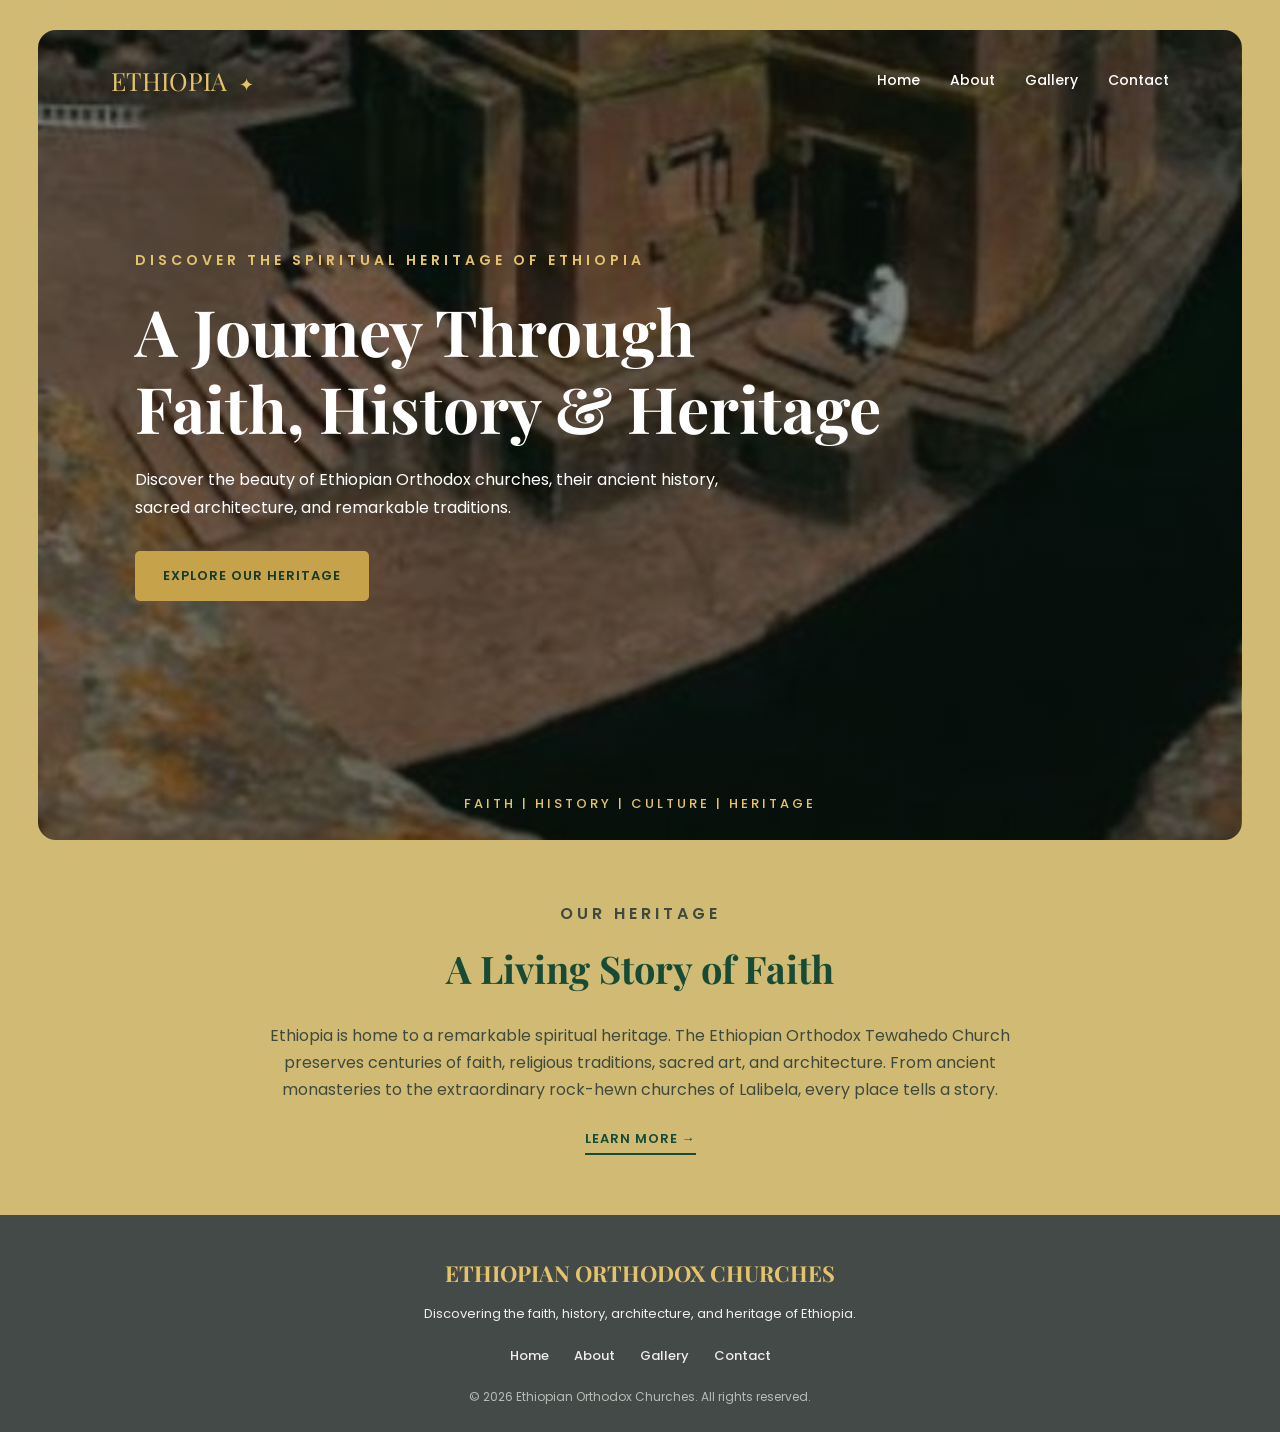
<file: index.html>
<!DOCTYPE html>
<html lang="en">

<head>
    <meta charset="UTF-8">
    <meta name="viewport" content="width=device-width, initial-scale=1.0">

    <title>Ethiopian Orthodox Churches | Sacred Heritage</title>

    <link rel="stylesheet" href="index.css">
</head>

<body>

    <!-- HERO BANNER -->
    <div class="hero-banner">

        <!-- HEADER AND NAVIGATION -->
        <header class="header">

            <div class="logo">ETHIOPIA <span>✦</span></div>

            <nav>
                <a href="index.html">Home</a>
                <a href="about.html">About</a>
                <a href="gallery.html">Gallery</a>
                <a href="contact.html">Contact</a>
            </nav>

        </header>

        <!-- HERO CONTENT -->
        <section class="hero-content">

            <p class="welcome-text">
                DISCOVER THE SPIRITUAL HERITAGE OF ETHIOPIA
            </p>

            <h1>
                A Journey Through
                <br>
                Faith, History &amp; Heritage
            </h1>

            <p class="hero-description">
                Discover the beauty of Ethiopian Orthodox churches,
                their ancient history, sacred architecture,
                and remarkable traditions.
            </p>

            <a href="about.html" class="learn-more">EXPLORE OUR HERITAGE</a>

        </section>

        <!-- BOTTOM TEXT -->
        <div class="hero-bottom">
            <p>FAITH | HISTORY | CULTURE | HERITAGE</p>
        </div>

    </div>


    <!-- INTRODUCTION SECTION -->
    <section class="introduction">

        <p class="section-label">OUR HERITAGE</p>

        <h2>A Living Story of Faith</h2>

        <p>
            Ethiopia is home to a remarkable spiritual heritage.
            The Ethiopian Orthodox Tewahedo Church preserves centuries
            of faith, religious traditions, sacred art, and architecture.
            From ancient monasteries to the extraordinary rock-hewn
            churches of Lalibela, every place tells a story.
        </p>

        <a href="about.html" class="text-link">LEARN MORE →</a>

    </section>


    <!-- FOOTER -->
    <footer>

        <h2>ETHIOPIAN ORTHODOX CHURCHES</h2>

        <p>
            Discovering the faith, history, architecture,
            and heritage of Ethiopia.
        </p>

        <div class="footer-links">
            <a href="index.html">Home</a>
            <a href="about.html">About</a>
            <a href="gallery.html">Gallery</a>
            <a href="contact.html">Contact</a>
        </div>

        <p class="copyright">
            &copy; 2026 Ethiopian Orthodox Churches.
            All rights reserved.
        </p>

    </footer>

</body>
</html>
</file>
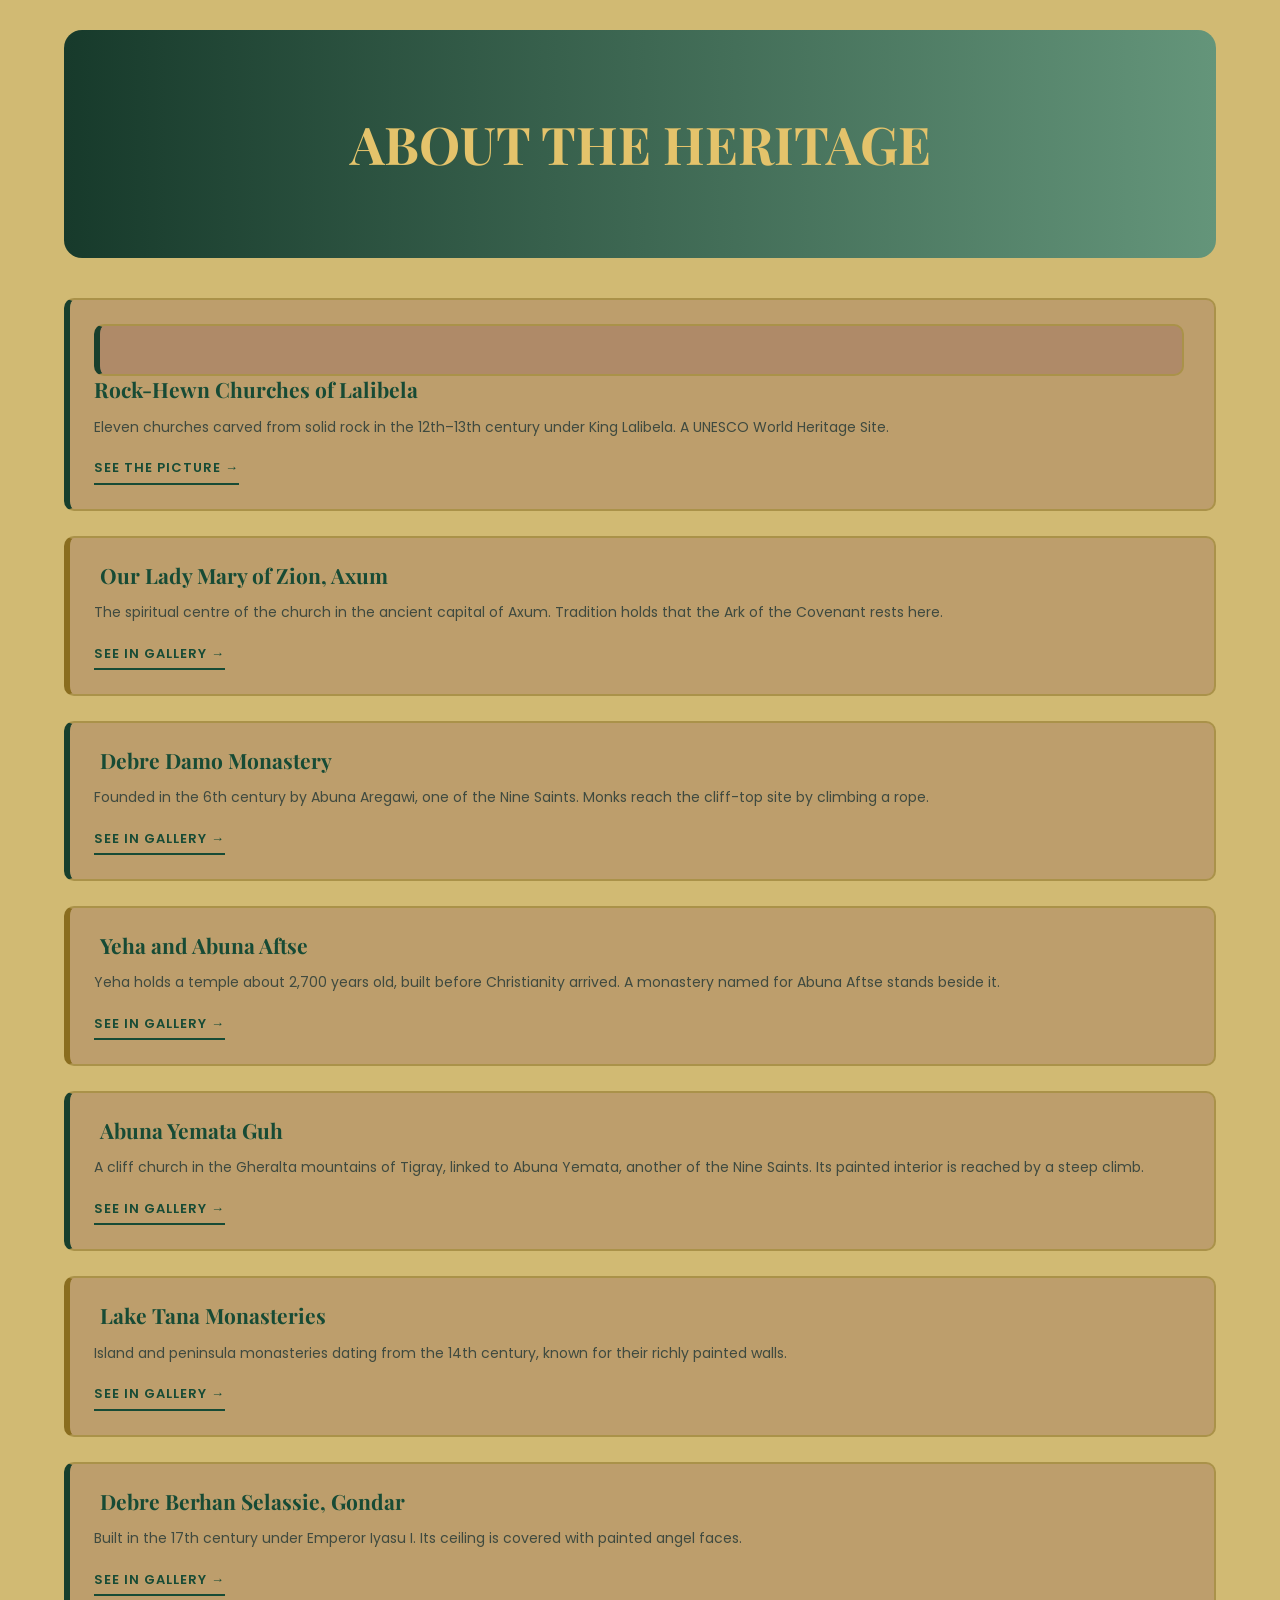
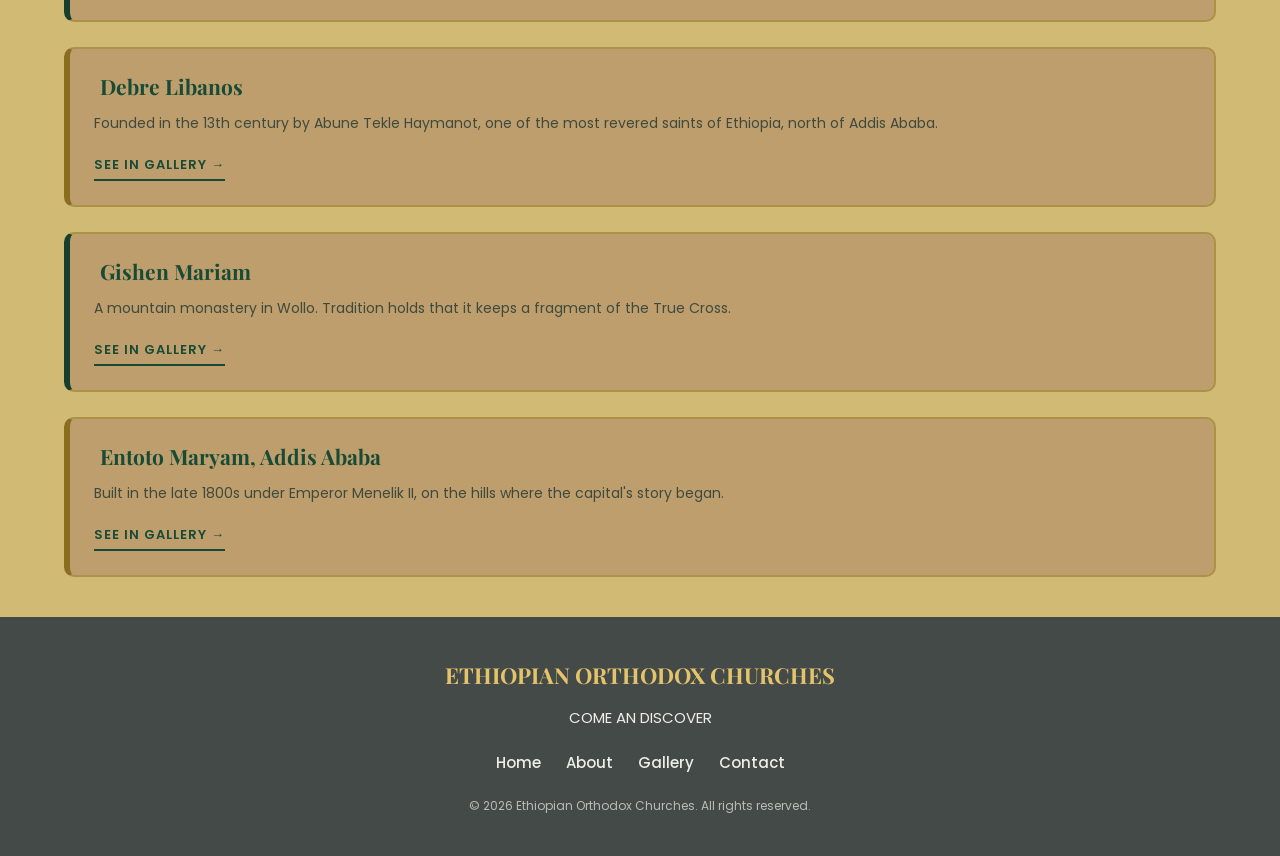
<file: about.html>
<!DOCTYPE html>
<html labg="en">

<head>
    <meta charset="UTF-8">
    <meta name="viewport" content="width=device-width, initial-scale=1.0">
    <title>About | Ethiopian Orthodox Churches | Sacred Heritage</title>
    <link rel="stylesheet" href="about.css">
</head>
<body>
    <h1 class="welcome-text">ABOUT THE HERITAGE</h1>
     <main class="heritage-list">

        <article class="heritage">
            <h2><i class="heritage"></i> Rock-Hewn Churches of Lalibela</h2>
            <p>Eleven churches carved from solid rock in the 12th–13th century under King Lalibela. A UNESCO World Heritage Site.</p>
            <a href="gallery.html#lalibela" class="lal-pic">SEE THE PICTURE</PICTURE></a>
        </article>

        <article class="heritage">
            <h2><i class="fa-solid fa-church"></i> Our Lady Mary of Zion, Axum</h2>
            <p>The spiritual centre of the church in the ancient capital of Axum. Tradition holds that the Ark of the Covenant rests here.</p>
            <a href="gallery.html#axum" class="text-link">SEE IN GALLERY</a>
        </article>

        <article class="heritage">
            <h2><i class="fa-solid fa-church"></i> Debre Damo Monastery</h2>
            <p>Founded in the 6th century by Abuna Aregawi, one of the Nine Saints. Monks reach the cliff-top site by climbing a rope.</p>
            <a href="gallery.html#debre-damo" class="text-link">SEE IN GALLERY</a>
        </article>

        <article class="heritage">
            <h2><i class="fa-solid fa-church"></i> Yeha and Abuna Aftse</h2>
            <p>Yeha holds a temple about 2,700 years old, built before Christianity arrived. A monastery named for Abuna Aftse stands beside it.</p>
            <a href="gallery.html#yeha" class="text-link">SEE IN GALLERY</a>
        </article>

        <article class="heritage">
            <h2><i class="fa-solid fa-church"></i> Abuna Yemata Guh</h2>
            <p>A cliff church in the Gheralta mountains of Tigray, linked to Abuna Yemata, another of the Nine Saints. Its painted interior is reached by a steep climb.</p>
            <a href="gallery.html#yemata-guh" class="text-link">SEE IN GALLERY</a>
        </article>

        <article class="heritage">
            <h2><i class="fa-solid fa-church"></i> Lake Tana Monasteries</h2>
            <p>Island and peninsula monasteries dating from the 14th century, known for their richly painted walls.</p>
            <a href="gallery.html#lake-tana" class="text-link">SEE IN GALLERY</a>
        </article>

        <article class="heritage">
            <h2><i class="fa-solid fa-church"></i> Debre Berhan Selassie, Gondar</h2>
            <p>Built in the 17th century under Emperor Iyasu I. Its ceiling is covered with painted angel faces.</p>
            <a href="gallery.html#debre-berhan" class="text-link">SEE IN GALLERY</a>
        </article>

        <article class="heritage">
            <h2><i class="fa-solid fa-church"></i> Debre Libanos</h2>
            <p>Founded in the 13th century by Abune Tekle Haymanot, one of the most revered saints of Ethiopia, north of Addis Ababa.</p>
            <a href="gallery.html#debre-libanos" class="text-link">SEE IN GALLERY</a>
        </article>

        <article class="heritage">
            <h2><i class="fa-solid fa-church"></i> Gishen Mariam</h2>
            <p>A mountain monastery in Wollo. Tradition holds that it keeps a fragment of the True Cross.</p>
            <a href="gallery.html#gishen-mariam" class="text-link">SEE IN GALLERY</a>
        </article>

        <article class="heritage">
            <h2><i class="fa-solid fa-church"></i> Entoto Maryam, Addis Ababa</h2>
            <p>Built in the late 1800s under Emperor Menelik II, on the hills where the capital's story began.</p>
            <a href="gallery.html#entoto-maryam" class="text-link">SEE IN GALLERY</a>
        </article>

    </main>

    <footer>
        <h2>ETHIOPIAN ORTHODOX CHURCHES</h2>
        <p>COME AN DISCOVER</p>
        <div class="footer-links">
            <a href="index.html">Home</a>
            <a href="about.html">About</a>
            <a href="gallery.html">Gallery</a>
            <a href="contact.html">Contact</a>
        </div>
        <p class="copyright">&copy; 2026 Ethiopian Orthodox Churches. All rights reserved.</p>
    </footer>

</body>
</html>
</body>
</html>
</file>
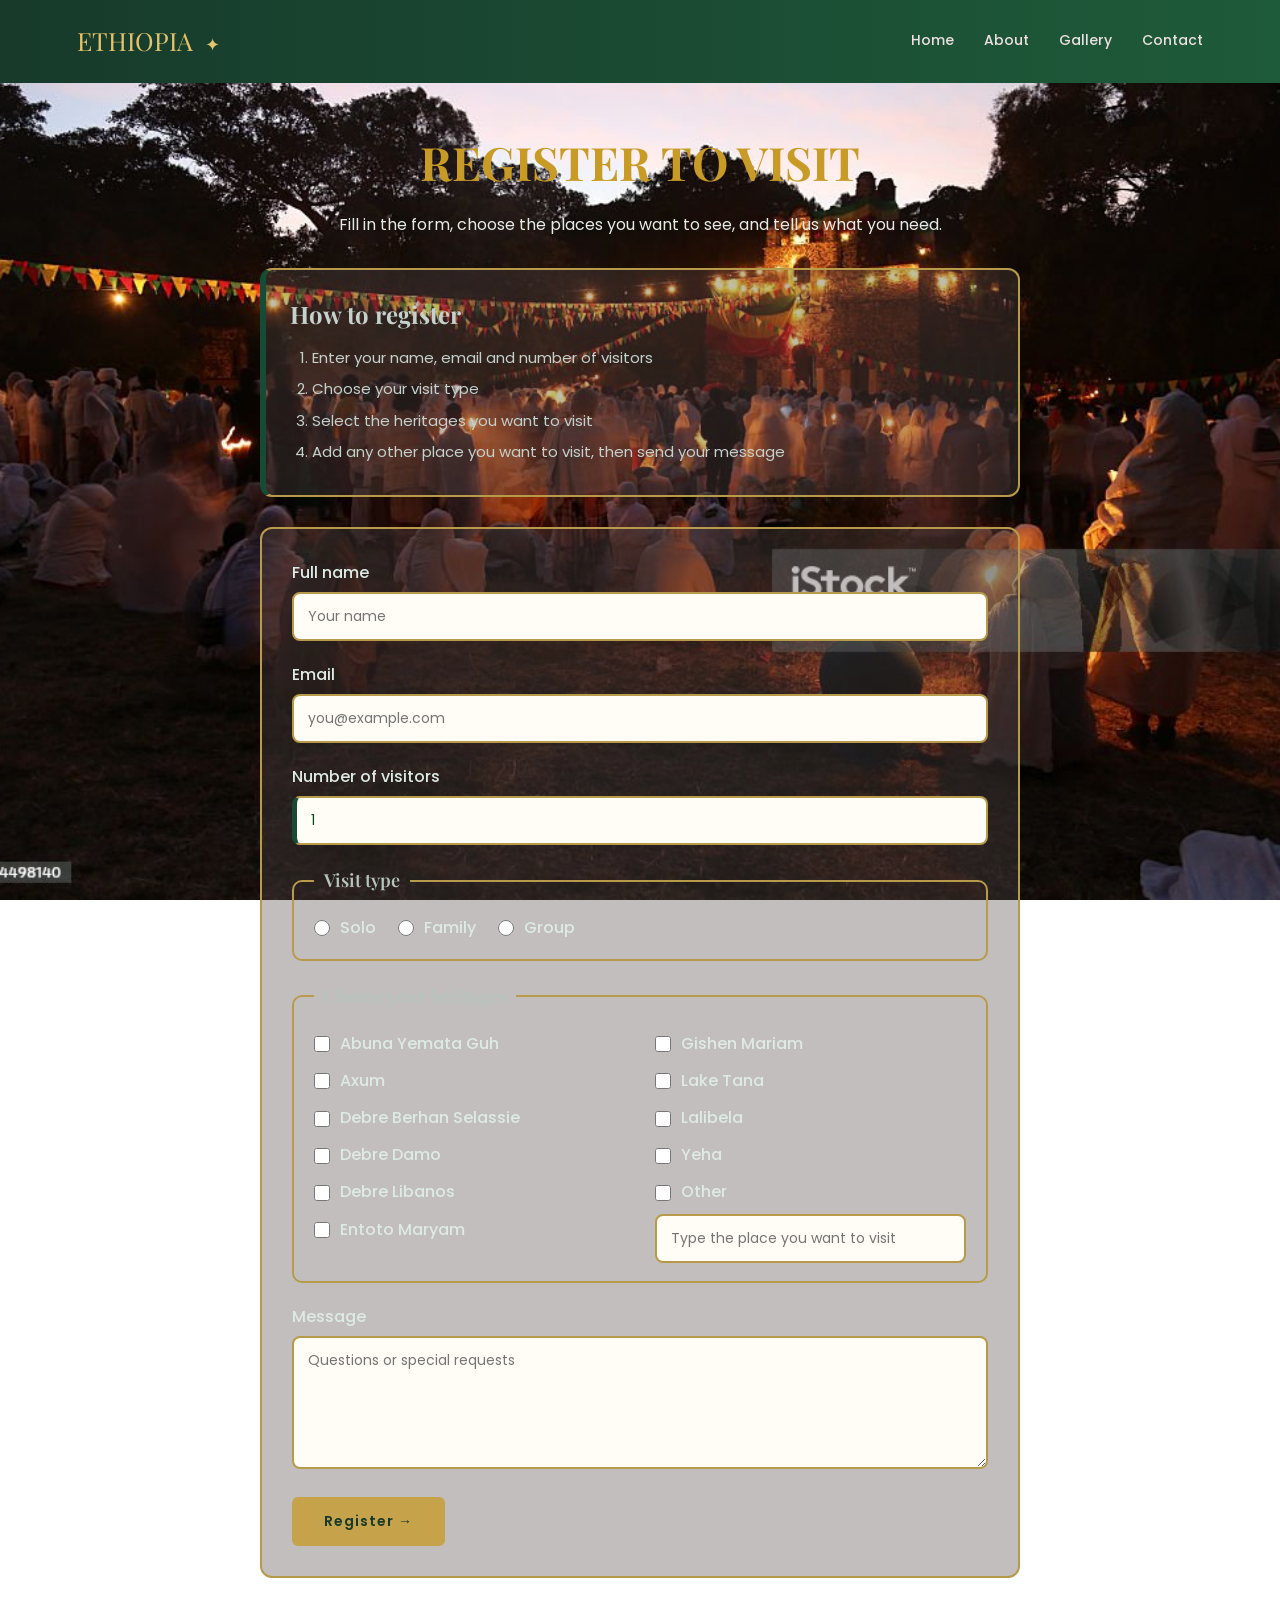
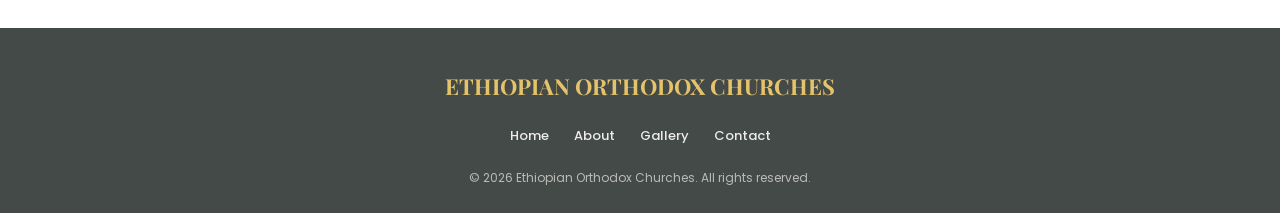
<file: contact.html>
<!DOCTYPE html>
<html lang="en">

<head>
    <meta charset="UTF-8">
    <meta name="viewport" content="width=device-width, initial-scale=1.0">
    <title>Contact | Ethiopian Orthodox Churches | Sacred Heritage</title>
    <link rel="stylesheet" href="contact.css">
</head>

<body>

    <header class="header">
        <div class="logo">ETHIOPIA <span>✦</span></div>
        <nav>
            <a href="index.html">Home</a>
            <a href="about.html">About</a>
            <a href="gallery.html">Gallery</a>
            <a href="contact.html">Contact</a>
        </nav>
    </header>

    <main class="contact-page">

        <section class="intro">
            <h1 class="welcome-text">REGISTER TO VISIT</h1>
            <p>Fill in the form, choose the places you want to see, and tell us what you need.</p>
        </section>

        <!-- How to register -->
        <section class="how-to">
            <h2> How to register</h2>
            <ol>
                <li>Enter your name, email and number of visitors</li>
                <li>Choose your visit type</li>
                <li>Select the heritages you want to visit</li>
                <li>Add any other place you want to visit, then send your message</li>
            </ol>
        </section>

        <form class="register-form" action="#" method="post">

            <div class="field">
                <label for="fullname">Full name</label>
                <input type="text" id="fullname" name="fullname" placeholder="Your name" required>
            </div>

            <div class="field">
                <label for="email">Email</label>
                <input type="email" id="email" name="email" placeholder="you@example.com" required>
            </div>

            <div class="field">
                <label for="visitors">Number of visitors</label>
                <input type="number" id="visitors" name="visitors" min="1" max="50" value="1" required>
            </div>

            <fieldset>
                <legend>Visit type</legend>
                <input type="radio" id="solo" name="visit-type" value="solo" required>
                <label for="solo">Solo</label>
                <input type="radio" id="family" name="visit-type" value="family">
                <label for="family">Family</label>
                <input type="radio" id="group" name="visit-type" value="group">
                <label for="group">Group</label>
            </fieldset>

            <fieldset>
                <legend>Choose your heritages</legend>
                <div class="heritage-options">
                    <div class="option">
                        <input type="checkbox" id="yemata-guh" name="heritage" value="yemata-guh">
                        <label for="yemata-guh">Abuna Yemata Guh</label>
                    </div>
                    <div class="option">
                        <input type="checkbox" id="axum" name="heritage" value="axum">
                        <label for="axum">Axum</label>
                    </div>
                    <div class="option">
                        <input type="checkbox" id="debre-berhan" name="heritage" value="debre-berhan">
                        <label for="debre-berhan">Debre Berhan Selassie</label>
                    </div>
                    <div class="option">
                        <input type="checkbox" id="debre-damo" name="heritage" value="debre-damo">
                        <label for="debre-damo">Debre Damo</label>
                    </div>
                    <div class="option">
                        <input type="checkbox" id="debre-libanos" name="heritage" value="debre-libanos">
                        <label for="debre-libanos">Debre Libanos</label>
                    </div>
                    <div class="option">
                        <input type="checkbox" id="entoto-maryam" name="heritage" value="entoto-maryam">
                        <label for="entoto-maryam">Entoto Maryam</label>
                    </div>
                    <div class="option">
                        <input type="checkbox" id="gishen-mariam" name="heritage" value="gishen-mariam">
                        <label for="gishen-mariam">Gishen Mariam</label>
                    </div>
                    <div class="option">
                        <input type="checkbox" id="lake-tana" name="heritage" value="lake-tana">
                        <label for="lake-tana">Lake Tana</label>
                    </div>
                    <div class="option">
                        <input type="checkbox" id="lalibela" name="heritage" value="lalibela">
                        <label for="lalibela">Lalibela</label>
                    </div>
                    <div class="option">
                        <input type="checkbox" id="yeha" name="heritage" value="yeha">
                        <label for="yeha">Yeha</label>
                    </div>
                    <div class="option">
                        <input type="checkbox" id="other" name="heritage" value="other">
                        <label for="other">Other</label>
                        <input type="text" id="other-place" name="other-place" placeholder="Type the place you want to visit">
                    </div>
                </div>
            </fieldset>

            <div class="field">
                <label for="message">Message</label>
                <textarea id="message" name="message" rows="5" placeholder="Questions or special requests"></textarea>
            </div>

            <button type="submit">Register</button>

        </form>

    </main>

    <footer>
        <h2>ETHIOPIAN ORTHODOX CHURCHES</h2>
        <div class="footer-links">
            <a href="index.html">Home</a>
            <a href="about.html">About</a>
            <a href="gallery.html">Gallery</a>
            <a href="contact.html">Contact</a>
        </div>
        <p class="copyright">&copy; 2026 Ethiopian Orthodox Churches. All rights reserved.</p>
    </footer>

</body>
</html>
</file>
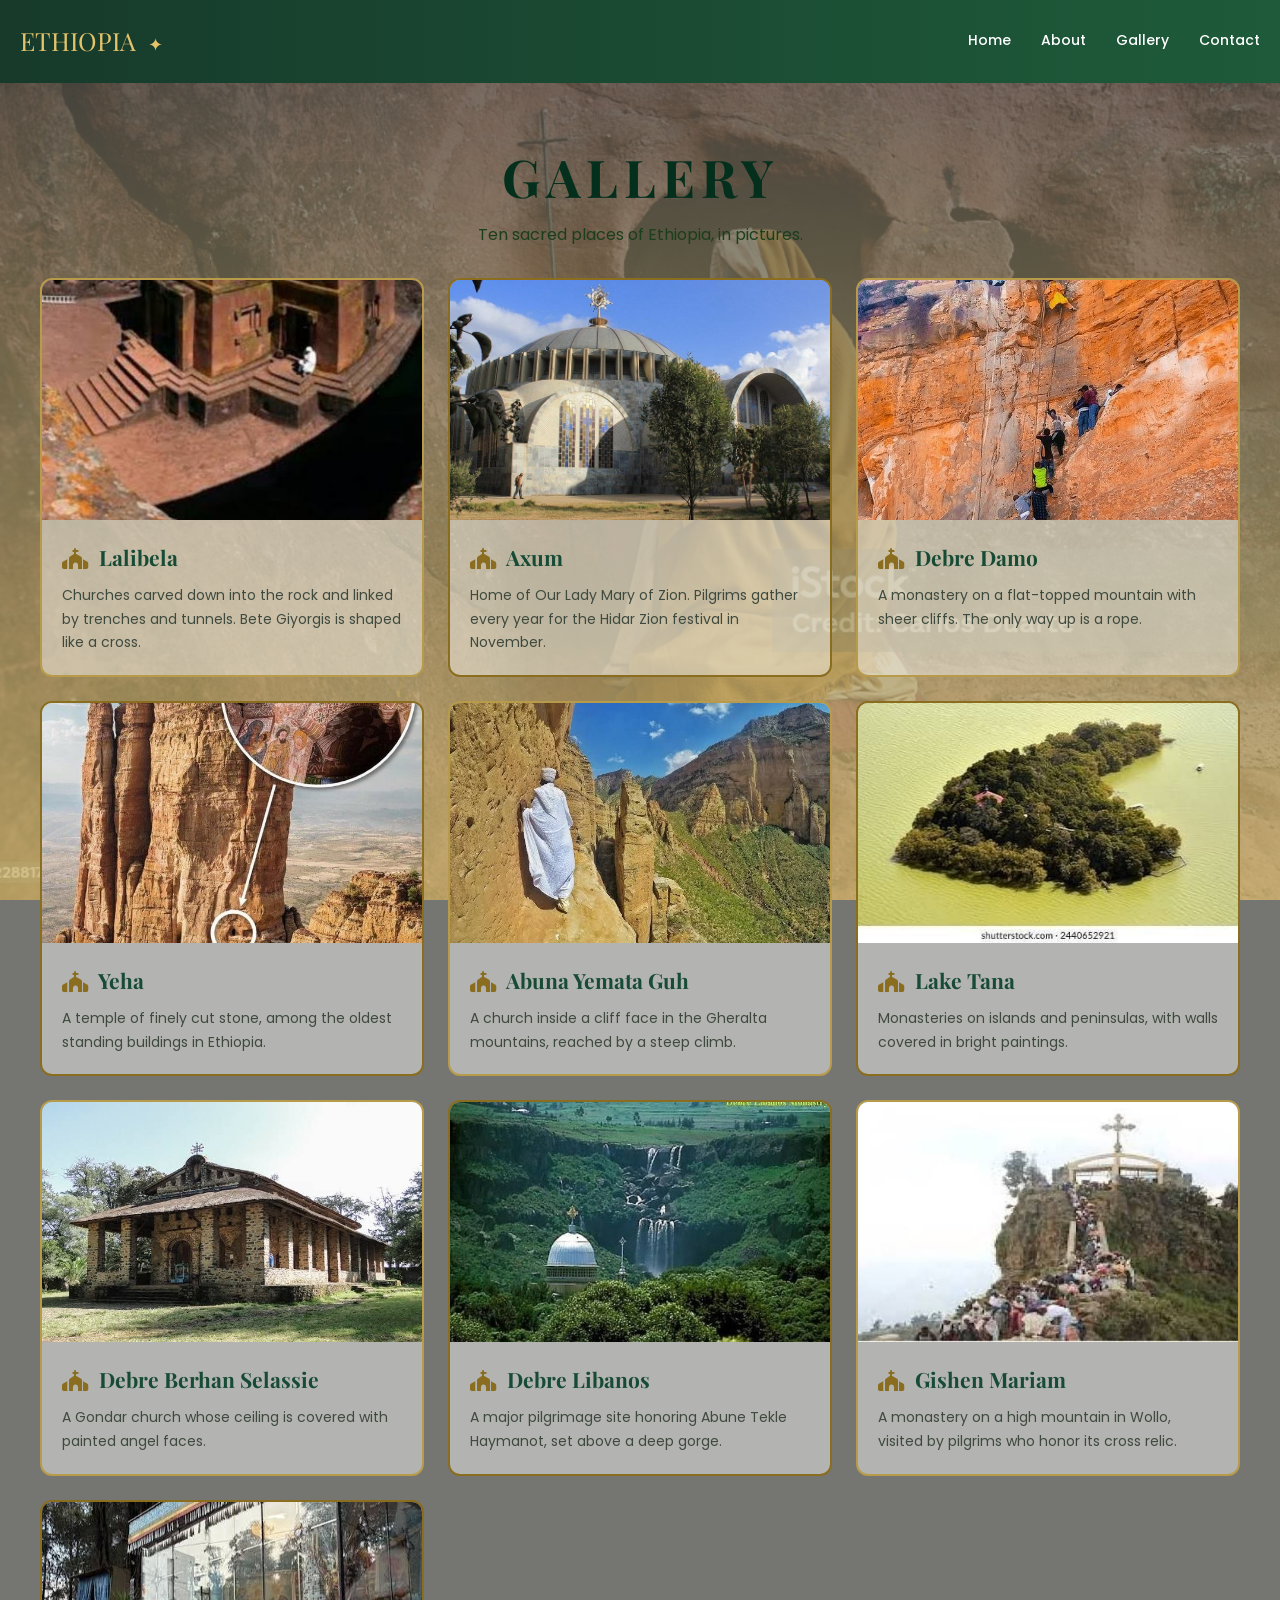
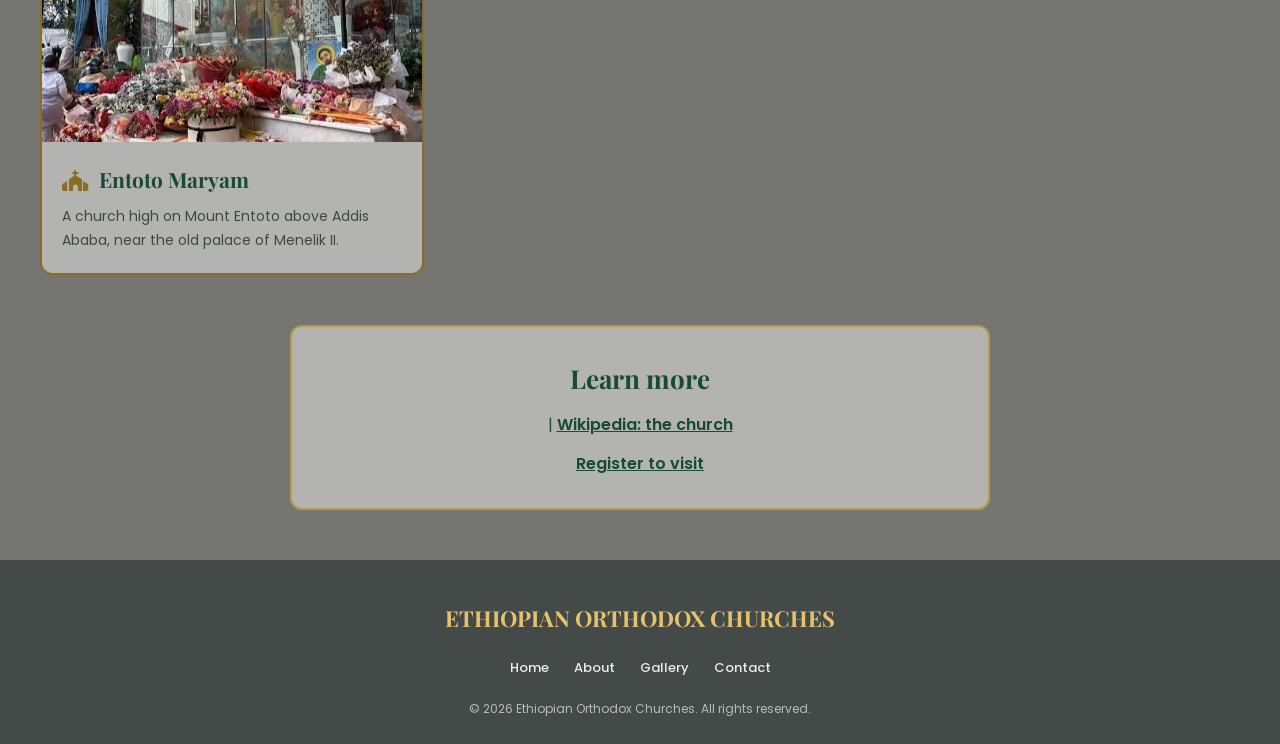
<file: gallery.html>
<!DOCTYPE html>
<html lang="en">

<head>
    <meta charset="UTF-8">
    <meta name="viewport" content="width=device-width, initial-scale=1.0">
    <title>Gallery | Ethiopian Orthodox Churches | Sacred Heritage</title>
    <link rel="stylesheet" href="https://cdnjs.cloudflare.com/ajax/libs/font-awesome/6.5.1/css/all.min.css">
    <link rel="stylesheet" href="gallery.css">
</head>

<body>

    <header class="header">
        <div class="logo">ETHIOPIA <span>✦</span></div>
        <nav>
            <a href="index.html">Home</a>
            <a href="about.html">About</a>
            <a href="gallery.html">Gallery</a>
            <a href="contact.html">Contact</a>
        </nav>
    </header>

    <main>

        <section class="intro">
            <h1 class="welcome-text">GALLERY</h1>
            <p>Ten sacred places of Ethiopia, in pictures.</p>
        </section>

        <section class="gallery">

            <figure id="lalibela">
                <img src="image/lalibela.jpg" alt="Rock-hewn church of Lalibela">
                <figcaption>
                    <h2><i class="fa-solid fa-church"></i> Lalibela</h2>
                    <p>Churches carved down into the rock and linked by trenches and tunnels. Bete Giyorgis is shaped like a cross.</p>
                </figcaption>
            </figure>

            <figure id="axum">
                <img src="image/zion.jpg" alt="Our Lady Mary of Zion church in Axum">
                <figcaption>
                    <h2><i class="fa-solid fa-church"></i> Axum</h2>
                    <p>Home of Our Lady Mary of Zion. Pilgrims gather every year for the Hidar Zion festival in November.</p>
                </figcaption>
            </figure>

            <figure id="debre-damo">
                <img src="image/debre damo.jpg" alt="Debre Damo monastery on its cliff">
                <figcaption>
                    <h2><i class="fa-solid fa-church"></i> Debre Damo</h2>
                    <p>A monastery on a flat-topped mountain with sheer cliffs. The only way up is a rope.</p>
                </figcaption>
            </figure>

            <figure id="yeha">
                <img src="image/yeha.jpg" alt="The ancient temple of Yeha">
                <figcaption>
                    <h2><i class="fa-solid fa-church"></i> Yeha</h2>
                    <p>A temple of finely cut stone, among the oldest standing buildings in Ethiopia.</p>
                </figcaption>
            </figure>

            <figure id="yemata-guh">
                <img src="image/abune yemata.jpg" alt="Abuna Yemata Guh cliff church">
                <figcaption>
                    <h2><i class="fa-solid fa-church"></i> Abuna Yemata Guh</h2>
                    <p>A church inside a cliff face in the Gheralta mountains, reached by a steep climb.</p>
                </figcaption>
            </figure>

            <figure id="lake-tana">
                <img src="image/lake_tana.jpg" alt="Monastery on Lake Tana">
                <figcaption>
                    <h2><i class="fa-solid fa-church"></i> Lake Tana</h2>
                    <p>Monasteries on islands and peninsulas, with walls covered in bright paintings.</p>
                </figcaption>
            </figure>

            <figure id="debre-berhan">
                <img src="image/debrebirhan.jpg" alt="Painted ceiling of Debre Berhan Selassie">
                <figcaption>
                    <h2><i class="fa-solid fa-church"></i> Debre Berhan Selassie</h2>
                    <p>A Gondar church whose ceiling is covered with painted angel faces.</p>
                </figcaption>
            </figure>

            <figure id="debre-libanos">
                <img src="image/libanos.jpg" alt="Debre Libanos monastery">
                <figcaption>
                    <h2><i class="fa-solid fa-church"></i> Debre Libanos</h2>
                    <p>A major pilgrimage site honoring Abune Tekle Haymanot, set above a deep gorge.</p>
                </figcaption>
            </figure>

            <figure id="gishen-mariam">
                <img src="image/gishen.jpg" alt="Gishen Mariam monastery">
                <figcaption>
                    <h2><i class="fa-solid fa-church"></i> Gishen Mariam</h2>
                    <p>A monastery on a high mountain in Wollo, visited by pilgrims who honor its cross relic.</p>
                </figcaption>
            </figure>

            <figure id="entoto-maryam">
                <img src="image/entoto.jpg" alt="Entoto Maryam church">
                <figcaption>
                    <h2><i class="fa-solid fa-church"></i> Entoto Maryam</h2>
                    <p>A church high on Mount Entoto above Addis Ababa, near the old palace of Menelik II.</p>
                </figcaption>
            </figure>

        </section>

        <section class="more">
            <h2>Learn more</h2>
            <p>
            
                |
                <a href="https://en.wikipedia.org/wiki/Ethiopian_Orthodox_Tewahedo_Church" target="_blank" title="Ethiopian Orthodox Tewahedo Church on Wikipedia">Wikipedia: the church</a>
            </p>
            <a href="contact.html">Register to visit</a>
        </section>

    </main>

    <footer>
        <h2>ETHIOPIAN ORTHODOX CHURCHES</h2>
        <div class="footer-links">
            <a href="index.html">Home</a>
            <a href="about.html">About</a>
            <a href="gallery.html">Gallery</a>
            <a href="contact.html">Contact</a>
        </div>
        <p class="copyright">&copy; 2026 Ethiopian Orthodox Churches. All rights reserved.</p>
    </footer>

</body>
</html>
</file>
<file: index.css>
/* =================================
   1. GOOGLE FONTS
================================= */

@import url('https://fonts.googleapis.com/css2?family=Playfair+Display:wght@400;500;600;700&family=Poppins:wght@300;400;500;600;700&display=swap');


/* =================================
   2. GENERAL STYLING
================================= */

* {
    margin: 0;
    padding: 0;
    box-sizing: border-box;
}

html {
    scroll-behavior: smooth;
}

body {
    font-family: 'Poppins', sans-serif;
    background-color: #d1ba73;
    color: #1e4d31;
    line-height: 1.7;
}

a:focus-visible {
    outline: 3px solid #173a2b;
    outline-offset: 3px;
}


/* =================================
   3. HERO BANNER
================================= */

.hero-banner {
    width: 94%;
    min-height: 90vh;
    margin: 30px auto;

    background-image:
        linear-gradient(rgba(10, 25, 18, 0.50),
            rgba(10, 25, 18, 0.55)),
        url("./image/lalibela.jpg");

    background-size: cover;
    background-position: center;
    background-repeat: no-repeat;

    border-radius: 18px;
    overflow: hidden;

    color: white;
    position: relative;
}


/* =================================
   4. HEADER
================================= */

.hero-banner header {
    width: 100%;
    padding: 30px 6%;

    display: flex;
    justify-content: space-between;
    align-items: center;

    background: transparent;
    border: none;
}

.hero-banner header .logo {
    font-family: 'Playfair Display', serif;
    font-size: 25px;
    color: #e4c36b;
}

.logo span {
    font-size: 18px;
    margin-left: 6px;
}


/* =================================
   5. NAVIGATION BAR
================================= */

.hero-banner nav {
    display: flex;
    align-items: center;
    gap: 30px;
}

.hero-banner nav a {
    text-decoration: none;
    color: white;
    font-size: 14px;
    font-weight: 500;

    transition: 0.3s ease;
}

.hero-banner nav a:hover {
    color: #e4c36b;
}


/* =================================
   6. HERO CONTENT
================================= */

.hero-content {
    min-height: 65vh;

    display: flex;
    flex-direction: column;
    justify-content: center;
    align-items: flex-start;

    padding: 50px 8%;
    max-width: 1000px;
}

.welcome-text {
    color: #e4c36b;
    font-size: 14px;
    font-weight: 600;
    letter-spacing: 4px;
}

.hero-content h1 {
    font-family: 'Playfair Display', serif;
    font-size: clamp(38px, 5vw, 68px);
    line-height: 1.2;

    margin: 20px 0;
    max-width: 850px;
}

.hero-description {
    font-size: 16px;
    max-width: 600px;
    margin-bottom: 30px;
}


/* =================================
   7. EXPLORE BUTTON
================================= */

.learn-more {
    display: inline-block;

    background-color: #c6a34a;
    color: #173a2b;

    padding: 14px 28px;
    border-radius: 5px;

    text-decoration: none;
    font-size: 13px;
    font-weight: 600;
    letter-spacing: 1px;

    transition: 0.3s ease;
}

.learn-more:hover {
    background-color: #f0d88e;
    transform: translateY(-4px);
}


/* =================================
   8. HERO BOTTOM TEXT
================================= */

.hero-bottom {
    position: absolute;
    bottom: 25px;
    left: 0;
    width: 100%;

    text-align: center;
    color: #e4c36b;
    font-size: 13px;
    font-weight: 500;
    letter-spacing: 3px;
}


/* =================================
   9. INTRODUCTION SECTION
================================= */

.introduction {
    max-width: 800px;
    margin: 50px auto;
    padding: 10px 20px;
    text-align: center;
}

.section-label {
    color: #8a6d1f;
    font-size: 13px;
    font-weight: 600;
    letter-spacing: 4px;
    margin-bottom: 10px;
}

.introduction h2 {
    font-family: 'Playfair Display', serif;
    font-size: 38px;
    color: #174b35;
    margin-bottom: 20px;
}

.introduction p {
    color: #3f4a3f;
    font-size: 16px;
}

.text-link {
    display: inline-block;
    margin-top: 25px;

    color: #174b35;
    font-size: 13px;
    font-weight: 600;
    letter-spacing: 1px;
    text-decoration: none;

    border-bottom: 2px solid #174b35;
    padding-bottom: 3px;

    transition: 0.3s ease;
}

.text-link:hover {
    color: #8a6d1f;
    border-color: #8a6d1f;
}


/* =================================
   10. FOOTER
================================= */

footer {
    background-color: #444a48;
    color: #eeedea;

    text-align: center;
    padding: 40px 20px 25px;

    font-size: 13px;
}

footer h2 {
    font-family: 'Playfair Display', serif;
    font-size: 22px;
    color: #e4c36b;
    margin-bottom: 10px;
}

.footer-links {
    display: flex;
    justify-content: center;
    flex-wrap: wrap;
    gap: 25px;

    margin: 20px 0;
}

.footer-links a {
    color: #eeedea;
    text-decoration: none;
    font-weight: 500;

    transition: 0.3s ease;
}

.footer-links a:hover {
    color: #e4c36b;
}

.copyright {
    margin-top: 15px;
    font-size: 12px;
    color: #b9bbb6;
}


/* =================================
   11. RESPONSIVE DESIGN (TABLET)
================================= */

@media (max-width: 768px) {

    .hero-banner {
        width: 96%;
        min-height: 85vh;
        margin: 12px auto;
    }

    .hero-banner header {
        flex-direction: column;
        gap: 20px;
        text-align: center;
    }

    .hero-banner header .logo {
        font-size: 22px;
    }

    .hero-banner nav {
        gap: 15px;
        flex-wrap: wrap;
        justify-content: center;
    }

    .hero-content {
        align-items: center;
        text-align: center;
        padding: 40px 20px 80px;
    }

    .hero-content h1 {
        font-size: 38px;
    }

    .hero-description {
        font-size: 14px;
    }

    .hero-bottom {
        font-size: 11px;
        letter-spacing: 2px;
    }

    .introduction h2 {
        font-size: 30px;
    }
}


/* =================================
   12. SMALL MOBILE
================================= */

@media (max-width: 480px) {

    .hero-banner header .logo {
        font-size: 19px;
    }

    .hero-banner nav a {
        font-size: 12px;
    }

    .hero-content h1 {
        font-size: 32px;
    }

    .welcome-text {
        font-size: 11px;
        letter-spacing: 2px;
    }

    .introduction h2 {
        font-size: 26px;
    }
}
</file>
<file: about.css>
/* =================================
   1. FONTS
================================= */
@import url('https://fonts.googleapis.com/css2?family=Playfair+Display:wght@400;600;700&family=Poppins:wght@300;400;500;600&display=swap');


/*2. GENERAL*/
* {
    margin: 0;
    padding: 0;
    box-sizing: border-box;
}

html {
    scroll-behavior: smooth;
}

body {
    font-family: 'Poppins', sans-serif;
    background-color: #d1ba73;
    color: #1e4d31;
    line-height: 1.7;
}

a:focus-visible {
    outline: 3px solid #173a2b;
    outline-offset: 3px;
}


/* =================================
   3. PAGE TITLE
   Gradient background + two text colors
================================= */
.welcome-text {
    font-family: 'Playfair Display', serif;
    font-size: clamp(30px, 5vw, 52px);
    text-align: center;
    color: #e4c36b;

    padding: 70px;
    margin: 30px auto;
    width: 90%;

    background: linear-gradient(to right, #173a2b, #64957a);
    border-radius: 18px;
}


/* =================================
   4. HERITAGE GRID (CSS Grid)
================================= */
.heritage-list {
    width: 90%;
    max-width: 1200px;
    margin: 40px auto;

    display: grid;
    gap: 25px;
}


/* =================================
   5. HERITAGE CARDS
   Box model: padding, margin, border, box-sizing
================================= */
.heritage {
    display: flex;
    flex-direction: column;

    padding: 24px;
    border: 2px solid #aa9249;
    border-left: 6px solid #173f2d;
    border-radius: 10px;

    background-color: rgba(144, 92, 92, 0.3);

    transition: transform 0.3s ease, box-shadow 0.3s ease;
}

/* Pseudo-class: hover */
.heritage:hover {
    transform: translateY(-6px);
    box-shadow: 0 10px 20px rgba(23, 58, 43, 0.25);
}

/* Pseudo-class: nth-child (every even card gets a gold edge) */
.heritage:nth-child(even) {
    border-left-color: #8a6d1f;
}

.heritage h2 {
    font-family: 'Playfair Display', serif;
    font-size: 21px;
    line-height: 1.3;
    color: #174b35;
    margin-bottom: 12px;
}

.heritage h2 i {
    color: #8a6d1f;
    margin-right: 6px;
}

/* p grows so every link sits at the bottom of its card */
.heritage p {
    flex-grow: 1;
    font-size: 14px;
    color: #3f4a3f;
    margin-bottom: 18px;
}


/* =================================
   6. LINKS
================================= */
.text-link,
.lal-pic {
    align-self: flex-start;

    color: #174b35;
    font-size: 13px;
    font-weight: 600;
    letter-spacing: 1px;
    text-decoration: none;

    border-bottom: 2px solid #174b35;
    padding-bottom: 3px;

    transition: 0.3s ease;
}

/* Pseudo-element: arrow after the link */
.text-link::after,
.lal-pic::after {
    content: ' →';
}

.text-link:hover,
.lal-pic:hover {
    color: #8a6d1f;
    border-color: #8a6d1f;
}

.text-link:visited,
.lal-pic:visited {
    color: #174b35;
}


/* =================================
   7. FOOTER
================================= */
footer {
    background-color: #444a48;
    color: #eeedea;
    text-align: center;
    padding: 40px;
    font-size: 15px;
}

footer h2 {
    font-family: 'Playfair Display', serif;
    font-size: 22px;
    color: #e4c36b;
    margin-bottom: 10px;
}

.footer-links {
    display: flex;
    justify-content: center;
    flex-wrap: wrap;
    gap: 25px;
    margin: 20px 0;
}

.footer-links a {
    color: #eeedea;
    text-decoration: none;
    font-weight: 500;
    transition: 0.3s ease;
}

.footer-links a:hover {
    color: #e4c36b;
}

.copyright {
    margin-top: 15px;
    font-size: 12px;
    color: #b9bbb6;
}


/* =================================
   8. RESPONSIVE: TABLET
================================= */
@media (max-width: 1024px) {

    .heritage-list {
        grid-template-columns: repeat(2, 1fr);
    }
}


/* =================================
   9. RESPONSIVE: MOBILE
================================= */
@media (max-width: 600px) {

    .welcome-text {
        padding: 45px 15px;
    }

    .heritage-list {
        grid-template-columns: 1fr;
    }

    .heritage h2 {
        font-size: 20px;
    }

    .footer-links {
        gap: 15px;
    }
}
</file>
<file: contact.css>
/* =================================
   1. FONTS
================================= */
@import url('https://fonts.googleapis.com/css2?family=Playfair+Display:wght@400;600;700&family=Poppins:wght@300;400;500;600&display=swap');


/* =================================
   2. GENERAL
================================= */
* {
    margin: 0;
    padding: 0;
    box-sizing: border-box;
}

html {
    scroll-behavior: smooth;
}

body {
    font-family: 'Poppins', sans-serif;
    color: #1e4d31;
    line-height: 1.7;

    /* Background picture (gold color shows if the image is missing) */
    background-image: 
        url("./image/lights.jpg");
    background-size: cover;
    background-position: center;
    background-repeat: no-repeat;
    background-attachment: fixed;
}

a:focus-visible {
    outline: 3px solid #173a2b;
    outline-offset: 3px;
}


/* =================================
   3. HEADER (sticky) AND NAV
================================= */
.header {
    position: sticky;
    top: 0;
    z-index: 100;

    display: flex;
    justify-content: space-between;
    align-items: center;

    padding: 20px 6%;
    background: linear-gradient(to right, #173a2b, #1e5b3a);
}

.logo {
    font-family: 'Playfair Display', serif;
    font-size: 25px;
    color: #e4c36b;
}

.logo span {
    font-size: 18px;
    margin-left: 6px;
}

nav {
    display: flex;
    gap: 30px;
}

nav a {
    color: rgb(238, 224, 224);
    text-decoration: none;
    font-size: 14px;
    font-weight: 500;
    transition: 0.3s ease;
}

nav a:hover {
    color: #e4c36b;
}


/* =================================
   4. PAGE LAYOUT
================================= */
.contact-page {
    max-width: 800px;
    margin: 40px auto;
    padding: 0 20px;
}

.intro {
    text-align: center;
    margin-bottom: 30px;
}

.welcome-text {
    font-family: 'Playfair Display', serif;
    font-size: clamp(28px, 5vw, 46px);
    color: #c89b27;
    margin-bottom: 10px;
}

.intro p {
    color: #e7ebe7;
}


/* =================================
   5. HOW TO REGISTER
================================= */
.how-to {
    padding: 24px;
    margin-bottom: 30px;

    border: 2px solid #b79b4a;
    border-left: 6px solid #174b35;
    border-radius: 12px;
    background-color: rgba(80, 71, 71, 0.35);
}

.how-to h2 {
    font-family: 'Playfair Display', serif;
    font-size: 24px;
    color: #c5d1cc;
    margin-bottom: 10px;
}

.how-to ol {
    padding-left: 22px;
}

.how-to li {
    color: #c5d1cc;
    margin-bottom: 6px;
    font-size: 15px;
}


/* =================================
   6. FORM CARD
================================= */
.register-form {
    padding: 30px;

    border: 2px solid #b79b4a;
    border-radius: 12px;
    background-color: rgba(80, 71, 71, 0.35);
}

.field {
    margin-bottom: 20px;

}

label {
    font-weight: 500;
    color: #deeae5;
}

.field label {
    display: block;
    margin-bottom: 6px;
}


/* =================================
   7. INPUTS
================================= */
input[type="text"],
input[type="email"],
input[type="number"],
textarea {
    width: 100%;
    padding: 12px 14px;

    font-family: 'Poppins', sans-serif;
    font-size: 14px;
    color: #0b4622;

    border: 2px solid #b79b4a;
    border-radius: 8px;
    background-color: #fffdf5;

    transition: 0.3s ease;
}

/* Pseudo-classes: hover and focus */
input[type="text"]:hover,
input[type="email"]:hover,
input[type="number"]:hover,
textarea:hover {
    border-color: #8a6d1f;
}

input[type="text"]:focus,
input[type="email"]:focus,
input[type="number"]:focus,
textarea:focus {
    outline: none;
    border-color: #174b35;
    box-shadow: 0 0 0 3px rgba(23, 75, 53, 0.25);
}

/* Required fields get a green edge when filled correctly */
input:required:valid {
    border-left: 5px solid #174b35;
}

textarea {
    resize: vertical;
}


/* =================================
   8. RADIO AND CHECKBOXES
================================= */
fieldset {
    margin-bottom: 20px;
    padding: 18px 20px;

    border: 2px solid #b79b4a;
    border-radius: 10px;
}

legend {
    padding: 0 10px;
    font-family: 'Playfair Display', serif;
    font-size: 18px;
    font-weight: 600;
    color: #b6c4be;
}

input[type="radio"],
input[type="checkbox"] {
    accent-color: #174b35;
    width: 16px;
    height: 16px;
    margin-right: 6px;
    vertical-align: middle;
    cursor: pointer;
}

fieldset label {
    margin-right: 18px;
    cursor: pointer;
    transition: 0.3s ease;
}

fieldset label:hover {
    color: #8a6d1f;
}

/* Heritages in two columns, A to Z down each column */
.heritage-options {
    column-count: 2;
    column-gap: 30px;
}

.option {
    break-inside: avoid;
    margin-bottom: 10px;
}

/* "Other" text box sits under its checkbox */
#other-place {
    display: block;
    margin-top: 8px;
}


/* =================================
   9. SUBMIT BUTTON
================================= */
button {
    display: inline-block;
    padding: 14px 32px;

    font-family: 'Poppins', sans-serif;
    font-size: 14px;
    font-weight: 600;
    letter-spacing: 1px;
    color: #173a2b;

    background-color: #c6a34a;
    border: none;
    border-radius: 6px;
    cursor: pointer;

    transition: 0.3s ease;
}

/* Pseudo-element: arrow after the button text */
button::after {
    content: ' →';
}

button:hover {
    background-color: #e4c36b;
    transform: translateY(-4px);
}


/* =================================
   10. FOOTER
================================= */
footer {
    margin-top: 50px;
    padding: 40px 20px 25px;

    background-color: #444a48;
    color: #eeedea;
    text-align: center;
    font-size: 13px;
}

footer h2 {
    font-family: 'Playfair Display', serif;
    font-size: 22px;
    color: #e4c36b;
}

.footer-links {
    display: flex;
    justify-content: center;
    flex-wrap: wrap;
    gap: 25px;
    margin: 20px 0;
}

.footer-links a {
    color: #eeedea;
    text-decoration: none;
    font-weight: 500;
    transition: 0.3s ease;
}

.footer-links a:hover {
    color: #e4c36b;
}

.copyright {
    font-size: 12px;
    color: #b9bbb6;
}


/* =================================
   11. RESPONSIVE: TABLET
================================= */
@media (max-width: 1024px) {

    .contact-page {
        max-width: 700px;
    }
}


/* =================================
   12. RESPONSIVE: MOBILE
================================= */
@media (max-width: 600px) {

    .header {
        flex-direction: column;
        gap: 12px;
    }

    nav {
        gap: 15px;
        flex-wrap: wrap;
        justify-content: center;
    }

    .register-form {
        padding: 20px;
    }

    /* Two columns become one */
    .heritage-options {
        column-count: 1;
    }

    button {
        width: 100%;
    }
}
</file>
<file: gallery.css>
/* =================================
   1. FONTS
================================= */
@import url('https://fonts.googleapis.com/css2?family=Playfair+Display:wght@400;600;700&family=Poppins:wght@300;400;500;600&display=swap');


/*2. GENERAL*/
* {
    margin: 0;
    padding: 0;
    box-sizing: border-box;
}

html {
    scroll-behavior: smooth;
}

body {
    font-family: 'Poppins', sans-serif;
    color: #1e4d31;
    line-height: 1.7;

    /* Background picture (gold shows if the image is missing) */
    background-color: #757571;
    background-image:
        linear-gradient(rgba(74, 73, 70, 0.8), rgba(209, 186, 115, 0.80)),
        url("./image/pic\ 2\ monk.jpg");
    background-size: cover;
    background-position: center;
    background-repeat: no-repeat;
    background-attachment: fixed;
}

a:focus-visible {
    outline: 3px solid #173a2b;
    outline-offset: 3px;
}


/*3. HEADER (sticky) AND NAV*/
.header {
    position: sticky;
    top: 0;
    z-index: 100;

    display: flex;
    justify-content: space-between;
    align-items: center;

    padding: 20px;
    background: linear-gradient(to right, #173a2b, #1e5b3a);
}

.logo {
    font-family: 'Playfair Display', serif;
    font-size: 25px;
    color: #e4c36b;
}

.logo span {
    font-size: 18px;
    margin-left: 6px;
}

nav {
    display: flex;
    gap: 30px;
}

nav a {
    color: white;
    text-decoration: none;
    font-size: 14px;
    font-weight: 500;
    transition: 0.3s ease;
}

nav a:hover {
    color: #e4c36b;
}


/* 
   4. PAGE TITLE
*/
.intro {
    text-align: center;
    margin: 50px auto 30px;
    padding: 0 20px;
}

.welcome-text {
    font-family: 'Playfair Display', serif;
    font-size: clamp(30px, 5vw, 52px);
    letter-spacing: 6px;
    color: #042f1d;
}

.intro p {
    color: #1b3e1b;
}


/* =================================
   5. GALLERY GRID (CSS Grid)
================================= */
.gallery {
    width: 94%;
    max-width: 1200px;
    margin: 30px auto 50px;

    display: grid;
    grid-template-columns: repeat(3, 1fr);
    gap: 24px;
}


/*6. PICTURE CARDS*/
figure {
    display: flex;
    flex-direction: column;
    overflow: hidden;

    border: 2px solid #b79b4a;
    border-radius: 12px;
    background-color: rgba(255, 255, 255, 0.45);

    /* Keeps the card clear of the sticky header after a jump */
    scroll-margin-top: 100px;

    transition: transform 0.3s ease, box-shadow 0.3s ease;

    /* Animation: each card fades in and rises */
    animation: fadeUp 0.8s ease both;
}

@keyframes fadeUp {
    from {
        opacity: 0;
        transform: translateY(30px);
    }

    to {
        opacity: 1;
        transform: translateY(0);
    }
}

/* Pseudo-class: hover */
figure:hover {
    transform: translateY(-6px);
    box-shadow: 0 10px 20px rgba(23, 58, 43, 0.25);
}

/* Pseudo-class: target (the card opened from the About page) */
figure:target {
    outline: 4px solid #c6a34a;
    box-shadow: 0 10px 25px rgba(23, 58, 43, 0.4);
}

/* Pseudo-class: nth-child (every even card gets a gold edge) */
figure:nth-child(even) {
    border-color: #8a6d1f;
}


/* =================================
   7. IMAGES (fixed size, zoom on hover)
================================= */
figure img {
    display: block;
    width: 100%;
    height: 240px;
    object-fit: cover;

    transition: transform 0.4s ease;
}

figure:hover img {
    transform: scale(1.05);
}

/* Hides the zoomed image edges inside the card */
figure {
    overflow: hidden;
}


/* =================================
   8. CAPTIONS
================================= */
figcaption {
    padding: 20px;
}

figcaption h2 {
    font-family: 'Playfair Display', serif;
    font-size: 21px;
    color: #174b35;
    margin-bottom: 8px;
}

figcaption h2 i {
    color: #8a6d1f;
    margin-right: 6px;
}

figcaption p {
    font-size: 14px;
    color: #3f4a3f;
}


/* =================================
   9. LEARN MORE SECTION
================================= */
.more {
    max-width: 700px;
    margin: 0 auto 50px;
    padding: 30px;
    text-align: center;

    border: 2px solid #b79b4a;
    border-radius: 12px;
    background-color: rgba(255, 255, 255, 0.45);
}

.more h2 {
    font-family: 'Playfair Display', serif;
    font-size: 26px;
    color: #174b35;
    margin-bottom: 10px;
}

.more p {
    margin-bottom: 12px;
}

/* Link states */
.more a:link {
    color: #174b35;
    font-weight: 600;
}

.more a:visited {
    color: #6b5a1d;
}

.more a:hover {
    color: #8a6d1f;
}

.more a:active {
    color: #0f3d25;
}


/* =================================
   10. FOOTER
================================= */
footer {
    padding: 40px 20px 25px;

    background-color: #444a48;
    color: #eeedea;
    text-align: center;
    font-size: 13px;
}

footer h2 {
    font-family: 'Playfair Display', serif;
    font-size: 22px;
    color: #e4c36b;
}

.footer-links {
    display: flex;
    justify-content: center;
    flex-wrap: wrap;
    gap: 25px;
    margin: 20px 0;
}

.footer-links a {
    color: #eeedea;
    text-decoration: none;
    font-weight: 500;
    transition: 0.3s ease;
}

.footer-links a:hover {
    color: #e4c36b;
}

.copyright {
    font-size: 12px;
    color: #b9bbb6;
}


/* =================================
   11. RESPONSIVE: TABLET
================================= */
@media (max-width: 1024px) {

    .gallery {
        grid-template-columns: repeat(2, 1fr);
    }
}


/* =================================
   12. RESPONSIVE: MOBILE
================================= */
@media (max-width: 600px) {

    .header {
        flex-direction: column;
        gap: 12px;
    }

    nav {
        gap: 15px;
        flex-wrap: wrap;
        justify-content: center;
    }

    .gallery {
        grid-template-columns: 1fr;
    }

    figure img {
        height: 200px;
    }

    .more {
        margin: 0 20px 40px;
        padding: 20px;
    }
}
</file>
